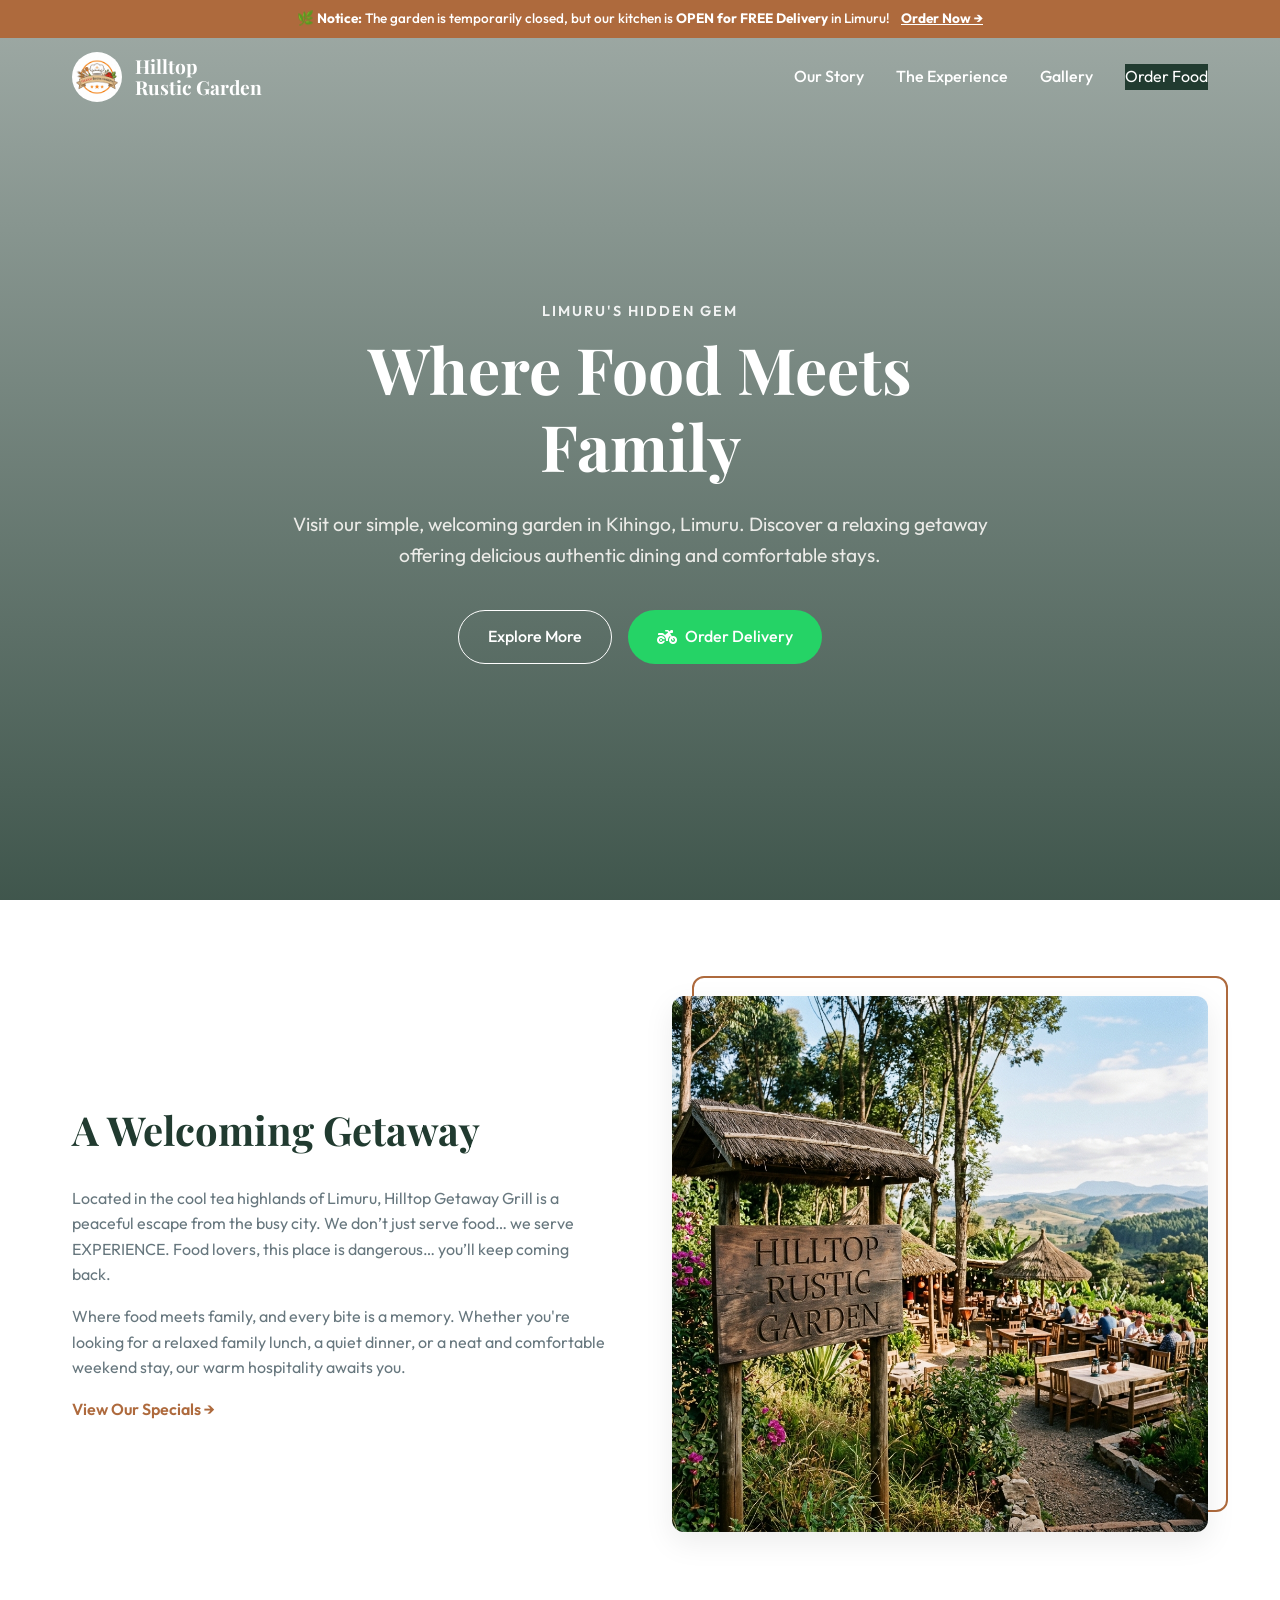
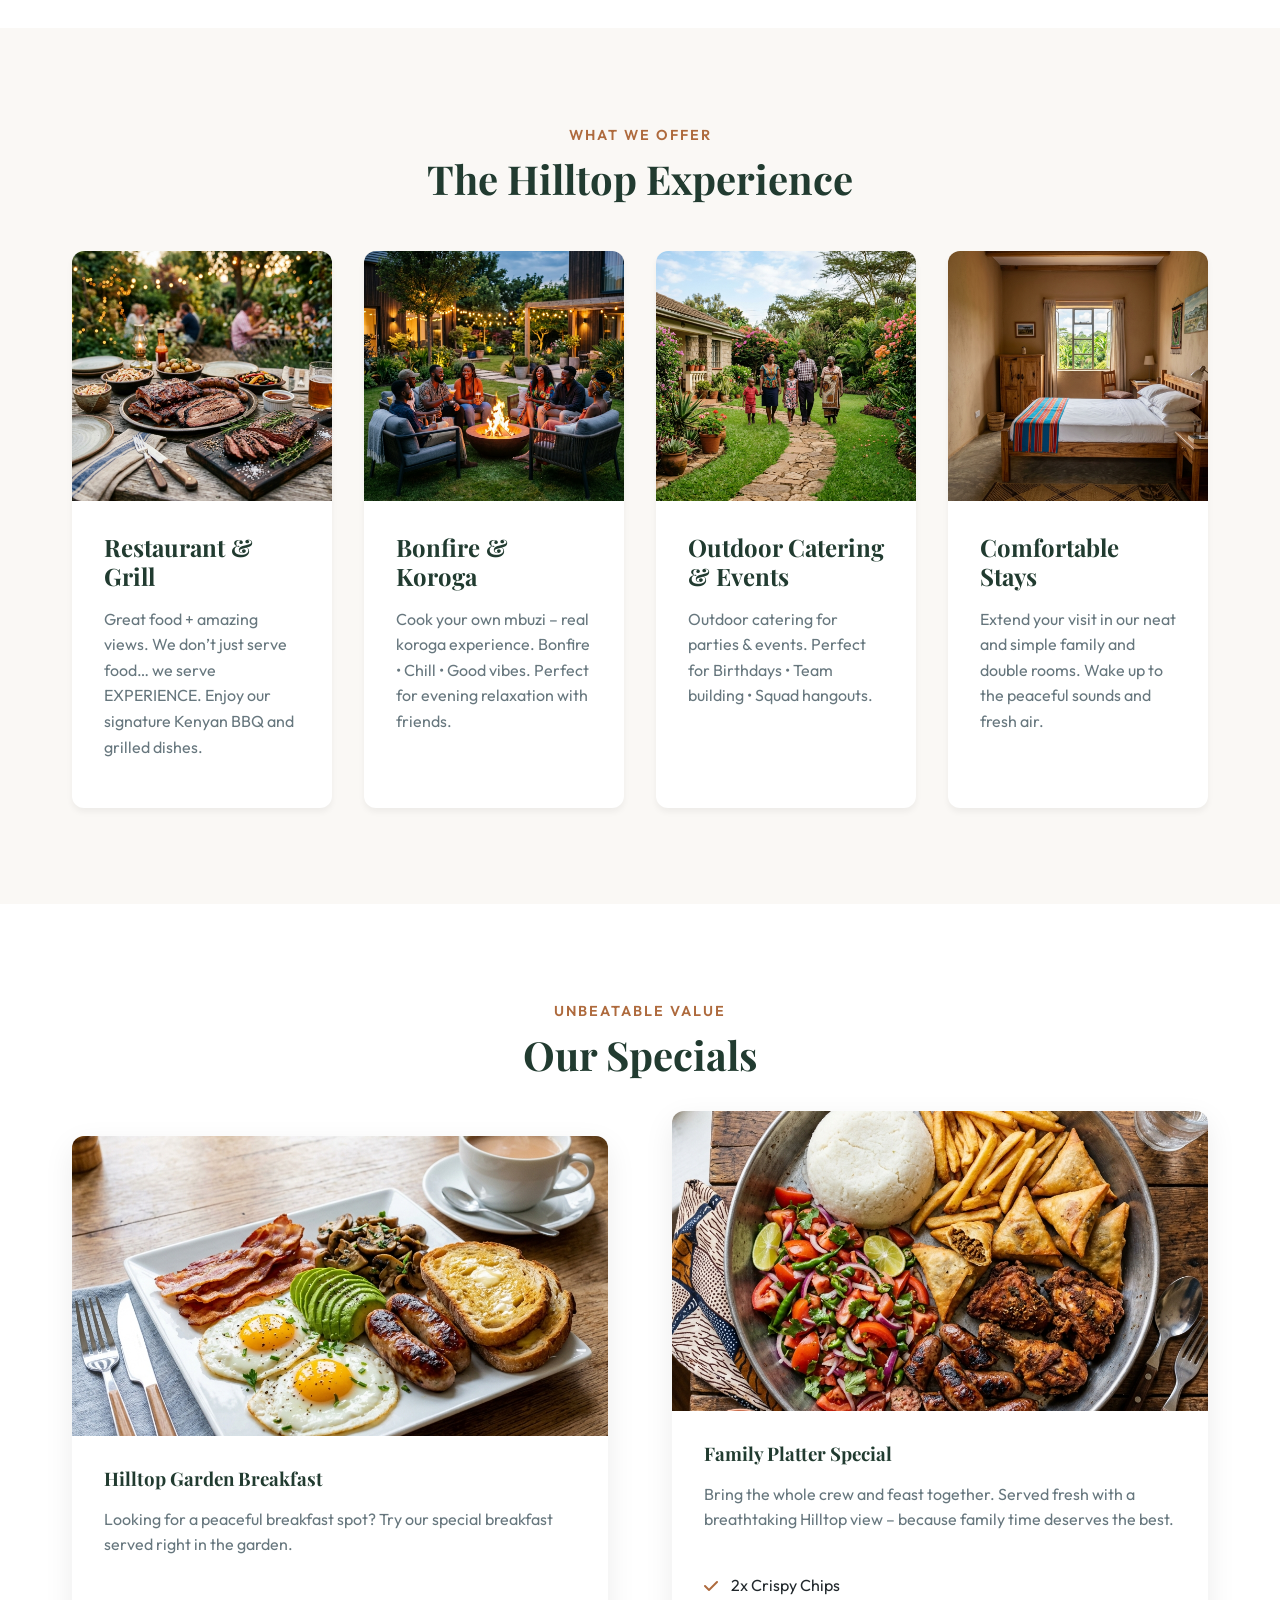
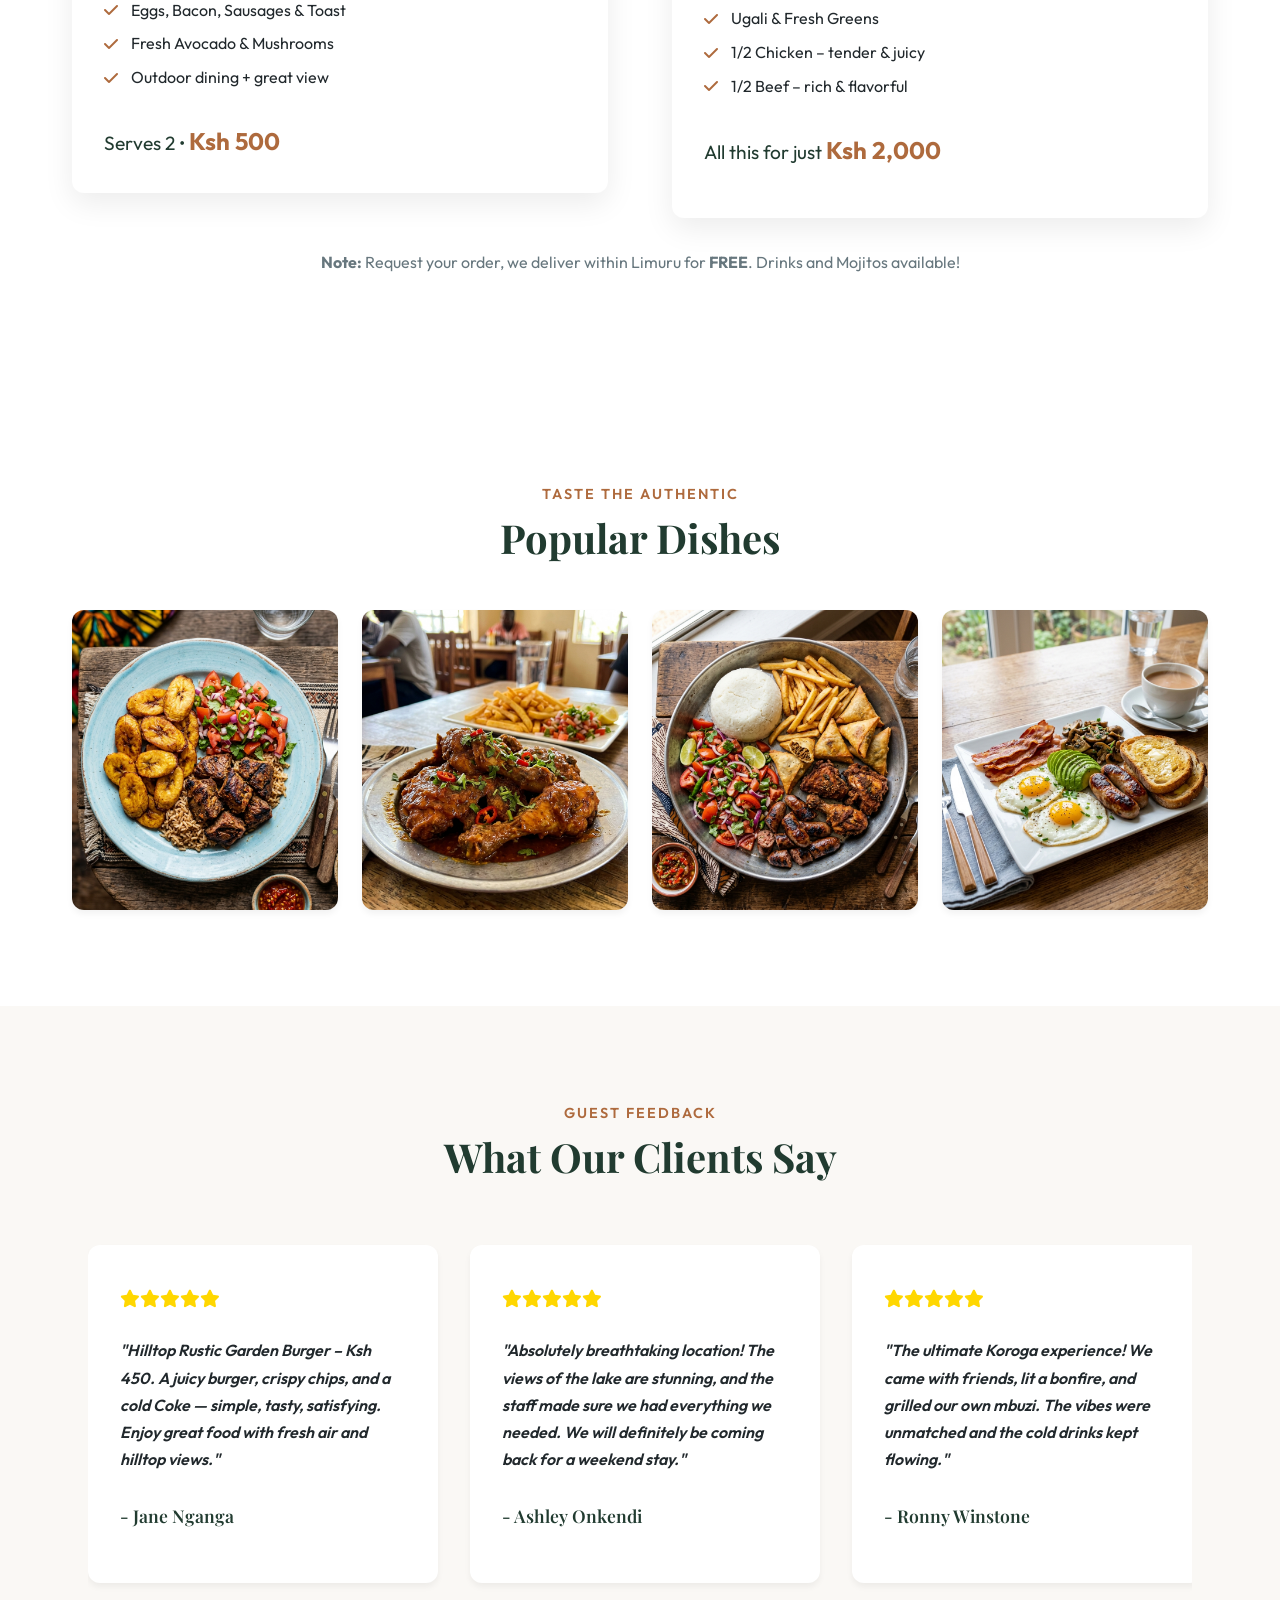
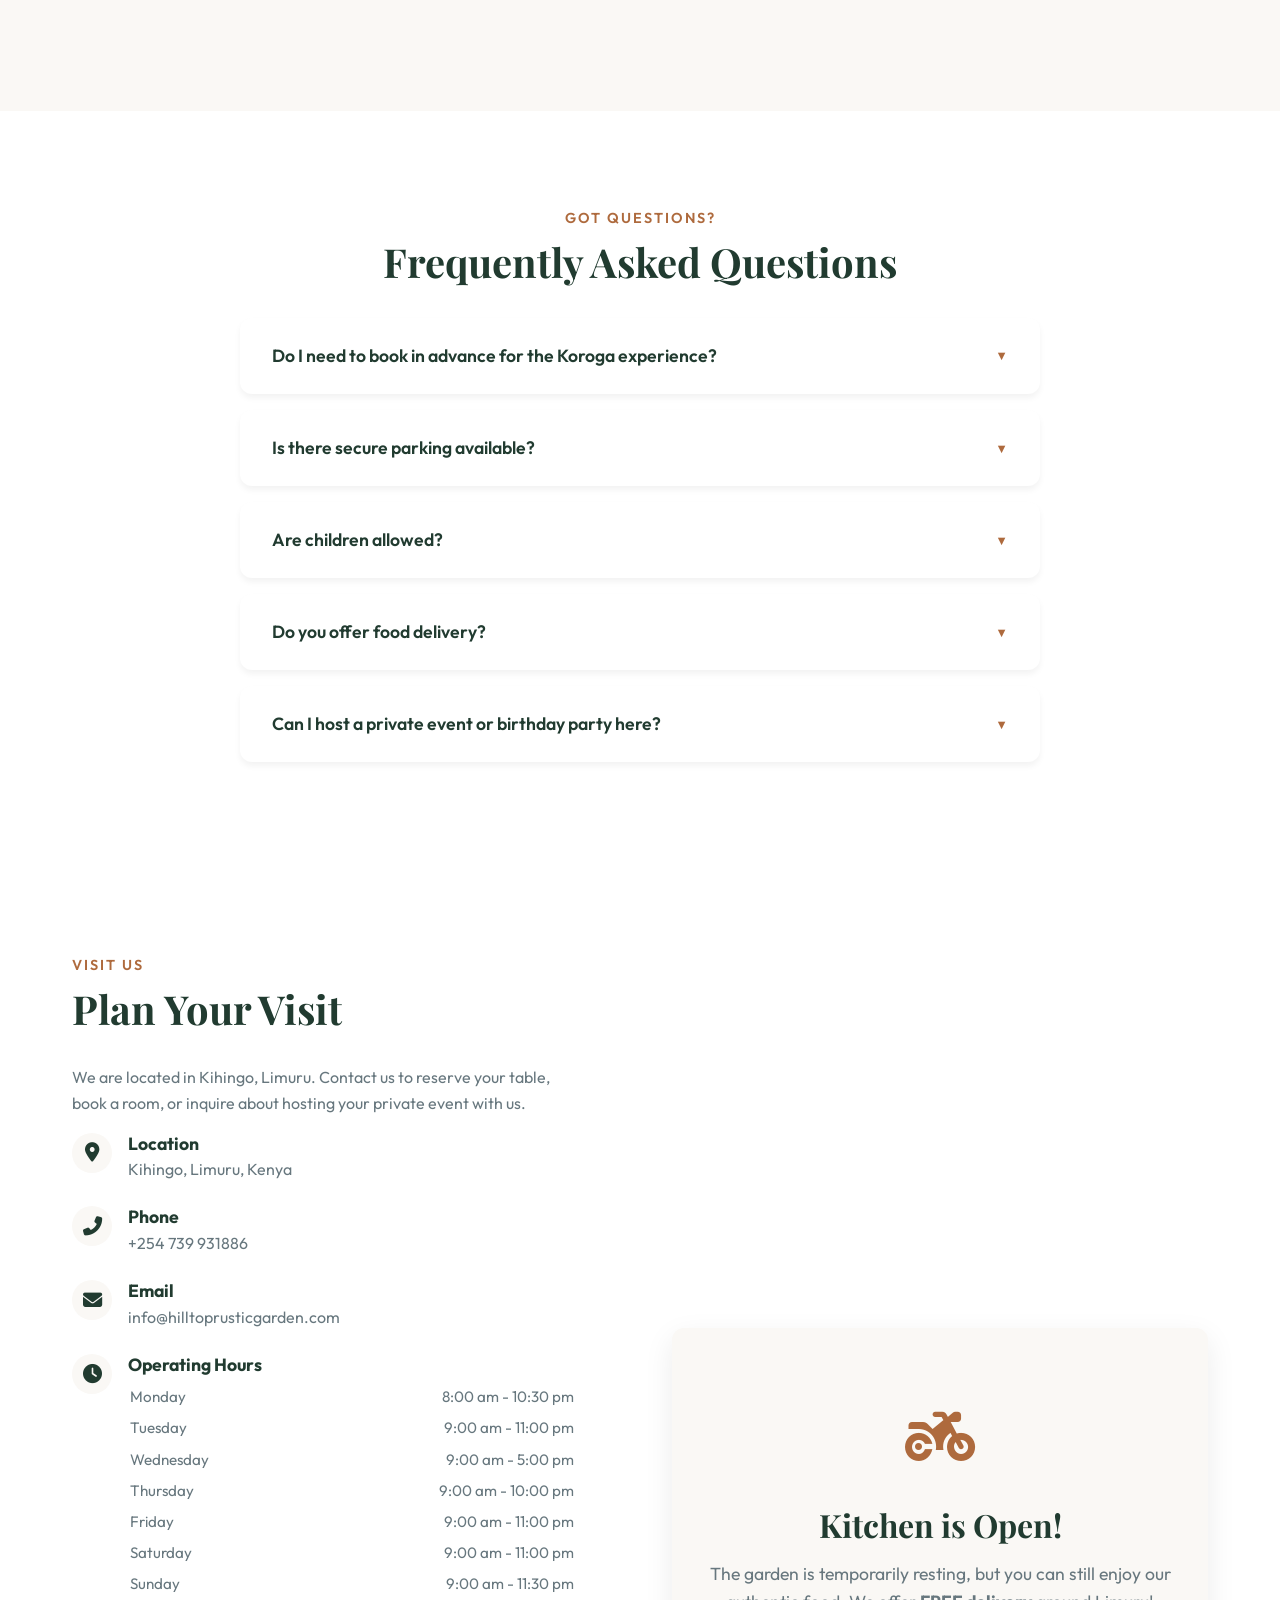
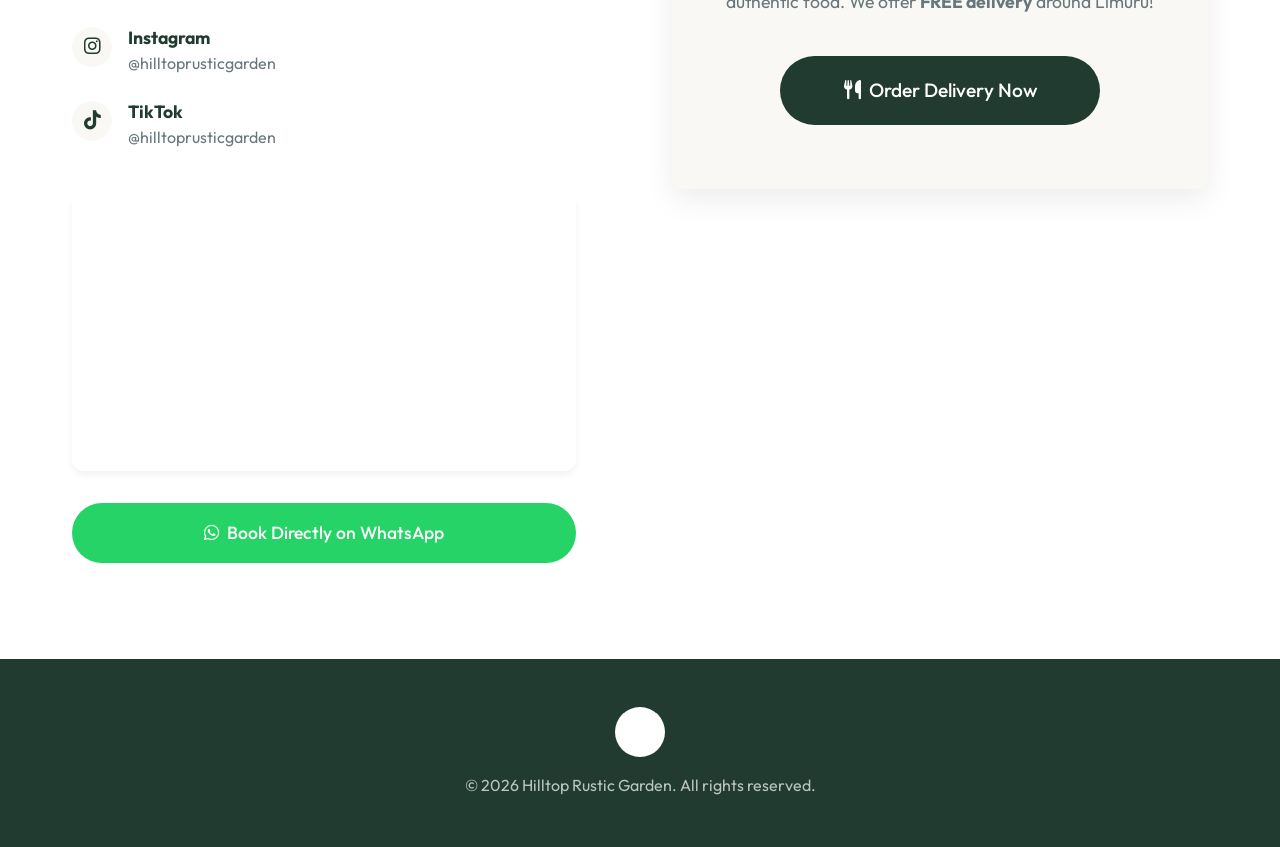
<file: index.html>
<!DOCTYPE html>
<html lang="en">
<head>
    <meta charset="UTF-8">
    <meta name="viewport" content="width=device-width, initial-scale=1.0">
    <title>Hilltop Rustic Garden | Limuru's Hidden Gem</title>
    <meta name="description" content="A rustic garden restaurant and getaway in the lush greenery of Limuru, Kenya. Where food meets family.">
    
    <!-- Google Fonts -->
    <link rel="preconnect" href="https://fonts.googleapis.com">
    <link rel="preconnect" href="https://fonts.gstatic.com" crossorigin>
    <link href="https://fonts.googleapis.com/css2?family=Outfit:wght@300;400;500;600&family=Playfair+Display:ital,wght@0,400;0,600;0,700;1,400&display=swap" rel="stylesheet">
    
    <!-- Preload Hero Image -->
    <link rel="preload" as="image" href="assets/hero-sunset.png">
    
    <!-- SEO Metadata -->
    <meta name="keywords" content="Limuru restaurant, best restaurant in Limuru, koroga experience, nyama choma, food delivery Limuru, hilltop getaway, rustic garden">
    <meta property="og:title" content="Hilltop Rustic Garden | Limuru's Hidden Gem">
    <meta property="og:description" content="A rustic garden restaurant and getaway in the lush greenery of Limuru. Authentic Kenyan dining and Koroga.">
    <meta property="og:image" content="assets/hero-evening.png">
    <meta property="og:url" content="https://hilltoprusticgarden.com">

    <!-- CSS -->
    <link rel="stylesheet" href="style.css">
    
    <!-- WhatsApp Icon (FontAwesome) -->
    <link rel="stylesheet" href="https://cdnjs.cloudflare.com/ajax/libs/font-awesome/6.4.0/css/all.min.css">
</head>
<body>


    <!-- Announcement Banner -->
    <div class="announcement-banner">
        <p>🌿 <strong>Notice:</strong> The garden is temporarily closed, but our kitchen is <strong>OPEN for FREE Delivery</strong> in Limuru! <a href="order.html" class="banner-link">Order Now &rarr;</a></p>
    </div>

    <!-- Navigation -->
    <nav class="navbar" id="navbar">
        <div class="nav-container">
            <a href="#" class="logo">
                <img src="assets/logo.png" alt="Hilltop Rustic Garden Logo" class="logo-img">
                <span class="logo-text">Hilltop <br> Rustic Garden</span>
            </a>
            
            <div class="nav-links" id="nav-links">
                <a href="#about" class="nav-link">Our Story</a>
                <a href="#experience" class="nav-link">The Experience</a>
                <a href="#gallery" class="nav-link">Gallery</a>
                <a href="order.html" class="nav-btn btn-primary">Order Food</a>
            </div>
            
            <div class="hamburger" id="hamburger">
                <span></span>
                <span></span>
                <span></span>
            </div>
        </div>
    </nav>

    <!-- Hero Section -->
    <header class="hero" id="home">
        <div class="hero-bg">
            <img src="assets/hero-sunset.png" class="slideshow-img" alt="Sunset View" fetchpriority="high">
            <img src="assets/hero-evening.png" class="slideshow-img" alt="Evening Dining">
            <img src="assets/mixed_platter.png" class="slideshow-img" alt="Family Platter">
            <img src="assets/nyama_plantain.png" class="slideshow-img" alt="Nyama Choma">
            <div class="overlay"></div>
        </div>
        <div class="hero-content animate-on-scroll fade-up">
            <p class="subtitle">Limuru's Hidden Gem</p>
            <h1 class="title">Where Food Meets Family</h1>
            <p class="description">Visit our simple, welcoming garden in Kihingo, Limuru. Discover a relaxing getaway offering delicious authentic dining and comfortable stays.</p>
            <div class="hero-actions">
                <a href="#experience" class="btn btn-outline">Explore More</a>
                <a href="order.html" class="btn btn-whatsapp">
                    <i class="fas fa-motorcycle"></i> Order Delivery
                </a>
            </div>
        </div>
    </header>

    <!-- About Section -->
    <section class="about section" id="about">
        <div class="container layout-grid">
            <div class="about-text animate-on-scroll fade-right">
                <h2 class="section-title">A Welcoming Getaway</h2>
                <p>Located in the cool tea highlands of Limuru, Hilltop Getaway Grill is a peaceful escape from the busy city. We don’t just serve food… we serve EXPERIENCE. Food lovers, this place is dangerous… you’ll keep coming back.</p>
                <p>Where food meets family, and every bite is a memory. Whether you're looking for a relaxed family lunch, a quiet dinner, or a neat and comfortable weekend stay, our warm hospitality awaits you.</p>
                <a href="#specials" class="btn btn-text">View Our Specials &rarr;</a>
            </div>
            <div class="about-image animate-on-scroll fade-left">
                <div class="image-wrapper">
                    <img src="assets/our_story.png" alt="Beautiful Lakeside View">
                    <div class="image-accent"></div>
                </div>
            </div>
        </div>
    </section>

    <!-- Experience Section -->
    <section class="experience section bg-light" id="experience">
        <div class="container">
            <div class="section-header text-center animate-on-scroll fade-up">
                <span class="subtitle">What We Offer</span>
                <h2 class="section-title">The Hilltop Experience</h2>
            </div>
            
            <div class="cards-grid">
                <!-- Card 1 -->
                <div class="card animate-on-scroll fade-up" style="transition-delay: 0.1s;">
                    <div class="card-img">
                        <img src="assets/restaurant.png" alt="Restaurant and Grill">
                    </div>
                    <div class="card-content">
                        <h3>Restaurant & Grill</h3>
                        <p>Great food + amazing views. We don’t just serve food… we serve EXPERIENCE. Enjoy our signature Kenyan BBQ and grilled dishes.</p>
                    </div>
                </div>
                
                <!-- Card 2 -->
                <div class="card animate-on-scroll fade-up" style="transition-delay: 0.2s;">
                    <div class="card-img">
                        <img src="assets/bonfire.png" alt="Koroga & Bonfire">
                    </div>
                    <div class="card-content">
                        <h3>Bonfire & Koroga</h3>
                        <p>Cook your own mbuzi – real koroga experience. Bonfire • Chill • Good vibes. Perfect for evening relaxation with friends.</p>
                    </div>
                </div>
                
                <!-- Card 3 -->
                <div class="card animate-on-scroll fade-up" style="transition-delay: 0.3s;">
                    <div class="card-img">
                        <img src="assets/garden.png" alt="Outdoor Events">
                    </div>
                    <div class="card-content">
                        <h3>Outdoor Catering & Events</h3>
                        <p>Outdoor catering for parties & events. Perfect for Birthdays • Team building • Squad hangouts.</p>
                    </div>
                </div>

                <!-- Card 4 -->
                <div class="card animate-on-scroll fade-up" style="transition-delay: 0.4s;">
                    <div class="card-img">
                        <img src="assets/stay.png" alt="Comfortable Stays">
                    </div>
                    <div class="card-content">
                        <h3>Comfortable Stays</h3>
                        <p>Extend your visit in our neat and simple family and double rooms. Wake up to the peaceful sounds and fresh air.</p>
                    </div>
                </div>
            </div>
        </div>
    </section>

    <!-- Specials Section -->
    <section class="specials section" id="specials">
        <div class="container">
            <div class="section-header text-center animate-on-scroll fade-up">
                <span class="subtitle">Unbeatable Value</span>
                <h2 class="section-title">Our Specials</h2>
            </div>
            <div class="layout-grid">
                <div class="special-card animate-on-scroll fade-up">
                    <img src="assets/breakfast.png" alt="Hilltop Garden Breakfast" class="special-img">
                    <div class="special-content">
                        <h3>Hilltop Garden Breakfast</h3>
                        <p>Looking for a peaceful breakfast spot? Try our special breakfast served right in the garden.</p>
                        <ul class="special-list">
                            <li><i class="fas fa-check"></i> Eggs, Bacon, Sausages & Toast</li>
                            <li><i class="fas fa-check"></i> Fresh Avocado & Mushrooms</li>
                            <li><i class="fas fa-check"></i> Outdoor dining + great view</li>
                        </ul>
                        <div class="price">Serves 2 • <strong>Ksh 500</strong></div>
                    </div>
                </div>
                
                <div class="special-card animate-on-scroll fade-left">
                    <img src="assets/mixed_platter.png" alt="Family Platter Special" class="special-img">
                    <div class="special-content">
                        <h3>Family Platter Special</h3>
                        <p>Bring the whole crew and feast together. Served fresh with a breathtaking Hilltop view – because family time deserves the best.</p>
                        <ul class="special-list">
                            <li><i class="fas fa-check"></i> 2x Crispy Chips</li>
                            <li><i class="fas fa-check"></i> Ugali & Fresh Greens</li>
                            <li><i class="fas fa-check"></i> 1/2 Chicken – tender & juicy</li>
                            <li><i class="fas fa-check"></i> 1/2 Beef – rich & flavorful</li>
                        </ul>
                        <p class="price">All this for just <strong>Ksh 2,000</strong></p>
                    </div>
                </div>
            </div>
            <div class="text-center mt-4 animate-on-scroll fade-up">
                <p><strong>Note:</strong> Request your order, we deliver within Limuru for <strong>FREE</strong>. Drinks and Mojitos available!</p>
            </div>
        </div>
    </section>

    <!-- Gallery Section -->
    <section class="gallery section" id="gallery">
        <div class="container text-center">
            <span class="subtitle">Taste the Authentic</span>
            <h2 class="section-title">Popular Dishes</h2>
            <div class="gallery-grid">
                <!-- Dish 1 -->
                <div class="gallery-item animate-on-scroll fade-up">
                    <img src="assets/nyama_plantain.png" alt="Nyama Choma & Plantain">
                    <div class="gallery-overlay">
                        <h4>Nyama Choma & Plantain</h4>
                        <p>Roasted meat with fried plantains and kachumbari.</p>
                    </div>
                </div>
                
                <!-- Dish 2 -->
                <div class="gallery-item animate-on-scroll fade-up" style="transition-delay: 0.1s;">
                    <img src="assets/chicken_chips.png" alt="Chicken & Chips">
                    <div class="gallery-overlay">
                        <h4>Chicken & Chips</h4>
                        <p>Saucy fried chicken served with crispy fries.</p>
                    </div>
                </div>
                
                <!-- Dish 3 -->
                <div class="gallery-item animate-on-scroll fade-up" style="transition-delay: 0.2s;">
                    <img src="assets/mixed_platter.png" alt="Mixed Platter">
                    <div class="gallery-overlay">
                        <h4>Mixed Meat Platter</h4>
                        <p>The ultimate feast for you and your friends.</p>
                    </div>
                </div>
                
                <!-- Dish 4 -->
                <div class="gallery-item animate-on-scroll fade-up" style="transition-delay: 0.3s;">
                    <img src="assets/breakfast.png" alt="Full English Breakfast">
                    <div class="gallery-overlay">
                        <h4>Garden Breakfast</h4>
                        <p>A full classic breakfast enjoyed in the fresh air.</p>
                    </div>
                </div>
            </div>
        </div>
    </section>

    <!-- Testimonials Section -->
    <section class="testimonials section bg-light" id="reviews">
        <div class="container">
            <div class="section-header text-center animate-on-scroll fade-up">
                <span class="subtitle">Guest Feedback</span>
                <h2 class="section-title">What Our Clients Say</h2>
            </div>
            
            <div class="testimonials-slider-container">
                <div class="testimonials-slider">
                    <div class="testimonials-track">
                    <!-- Review 1 -->
                    <div class="testimonial-card">
                        <div class="stars">
                            <i class="fas fa-star"></i><i class="fas fa-star"></i><i class="fas fa-star"></i><i class="fas fa-star"></i><i class="fas fa-star"></i>
                        </div>
                        <p class="review-text">"Hilltop Rustic Garden Burger – Ksh 450. A juicy burger, crispy chips, and a cold Coke — simple, tasty, satisfying. Enjoy great food with fresh air and hilltop views."</p>
                        <h4 class="client-name">- Jane Nganga</h4>
                    </div>
                    
                    <!-- Review 2 -->
                    <div class="testimonial-card">
                        <div class="stars">
                            <i class="fas fa-star"></i><i class="fas fa-star"></i><i class="fas fa-star"></i><i class="fas fa-star"></i><i class="fas fa-star"></i>
                        </div>
                        <p class="review-text">"Absolutely breathtaking location! The views of the lake are stunning, and the staff made sure we had everything we needed. We will definitely be coming back for a weekend stay."</p>
                        <h4 class="client-name">- Ashley Onkendi</h4>
                    </div>
                    
                    <!-- Review 3 -->
                    <div class="testimonial-card">
                        <div class="stars">
                            <i class="fas fa-star"></i><i class="fas fa-star"></i><i class="fas fa-star"></i><i class="fas fa-star"></i><i class="fas fa-star"></i>
                        </div>
                        <p class="review-text">"The ultimate Koroga experience! We came with friends, lit a bonfire, and grilled our own mbuzi. The vibes were unmatched and the cold drinks kept flowing."</p>
                        <h4 class="client-name">- Ronny Winstone</h4>
                    </div>
                    
                    <!-- Review 4 -->
                    <div class="testimonial-card">
                        <div class="stars">
                            <i class="fas fa-star"></i><i class="fas fa-star"></i><i class="fas fa-star"></i><i class="fas fa-star"></i><i class="fas fa-star"></i>
                        </div>
                        <p class="review-text">"We brought our entire family and ordered the Family Platter. For Ksh 2,000, it was an absolute feast! The chicken was tender and the beef was incredibly flavorful."</p>
                        <h4 class="client-name">- Debborah Nyaboke</h4>
                    </div>
                    
                    <!-- Review 5 -->
                    <div class="testimonial-card">
                        <div class="stars">
                            <i class="fas fa-star"></i><i class="fas fa-star"></i><i class="fas fa-star"></i><i class="fas fa-star"></i><i class="fas fa-star"></i>
                        </div>
                        <p class="review-text">"I highly recommend the Kienyeji Chicken and their authentic Nyama Choma. Eating out in the garden with the fresh Limuru breeze is an experience you won't forget."</p>
                        <h4 class="client-name">- Austin Nyagaka</h4>
                    </div>
                    
                        <!-- Review 6 -->
                        <div class="testimonial-card">
                            <div class="stars">
                                <i class="fas fa-star"></i><i class="fas fa-star"></i><i class="fas fa-star"></i><i class="fas fa-star"></i><i class="fas fa-star"></i>
                            </div>
                            <p class="review-text">"The perfect spot for a peaceful Sunday morning. Their Ksh 500 breakfast outdoors while looking over the hills is the best way to start the week. Excellent service!"</p>
                            <h4 class="client-name">- Titus Ombese</h4>
                        </div>
                        
                        <!-- DUPLICATED CARDS FOR INFINITE SCROLL -->
                        <!-- Review 1 -->
                        <div class="testimonial-card">
                            <div class="stars">
                                <i class="fas fa-star"></i><i class="fas fa-star"></i><i class="fas fa-star"></i><i class="fas fa-star"></i><i class="fas fa-star"></i>
                            </div>
                            <p class="review-text">"Hilltop Rustic Garden Burger – Ksh 450. A juicy burger, crispy chips, and a cold Coke — simple, tasty, satisfying. Enjoy great food with fresh air and hilltop views."</p>
                            <h4 class="client-name">- Jane Nganga</h4>
                        </div>
                        
                        <!-- Review 2 -->
                        <div class="testimonial-card">
                            <div class="stars">
                                <i class="fas fa-star"></i><i class="fas fa-star"></i><i class="fas fa-star"></i><i class="fas fa-star"></i><i class="fas fa-star"></i>
                            </div>
                            <p class="review-text">"Absolutely breathtaking location! The views of the lake are stunning, and the staff made sure we had everything we needed. We will definitely be coming back for a weekend stay."</p>
                            <h4 class="client-name">- Ashley Onkendi</h4>
                        </div>
                        
                        <!-- Review 3 -->
                        <div class="testimonial-card">
                            <div class="stars">
                                <i class="fas fa-star"></i><i class="fas fa-star"></i><i class="fas fa-star"></i><i class="fas fa-star"></i><i class="fas fa-star"></i>
                            </div>
                            <p class="review-text">"The ultimate Koroga experience! We came with friends, lit a bonfire, and grilled our own mbuzi. The vibes were unmatched and the cold drinks kept flowing."</p>
                            <h4 class="client-name">- Ronny Winstone</h4>
                        </div>
                        
                        <!-- Review 4 -->
                        <div class="testimonial-card">
                            <div class="stars">
                                <i class="fas fa-star"></i><i class="fas fa-star"></i><i class="fas fa-star"></i><i class="fas fa-star"></i><i class="fas fa-star"></i>
                            </div>
                            <p class="review-text">"We brought our entire family and ordered the Family Platter. For Ksh 2,000, it was an absolute feast! The chicken was tender and the beef was incredibly flavorful."</p>
                            <h4 class="client-name">- Debborah Nyaboke</h4>
                        </div>
                        
                        <!-- Review 5 -->
                        <div class="testimonial-card">
                            <div class="stars">
                                <i class="fas fa-star"></i><i class="fas fa-star"></i><i class="fas fa-star"></i><i class="fas fa-star"></i><i class="fas fa-star"></i>
                            </div>
                            <p class="review-text">"I highly recommend the Kienyeji Chicken and their authentic Nyama Choma. Eating out in the garden with the fresh Limuru breeze is an experience you won't forget."</p>
                            <h4 class="client-name">- Austin Nyagaka</h4>
                        </div>
                        
                        <!-- Review 6 -->
                        <div class="testimonial-card">
                            <div class="stars">
                                <i class="fas fa-star"></i><i class="fas fa-star"></i><i class="fas fa-star"></i><i class="fas fa-star"></i><i class="fas fa-star"></i>
                            </div>
                            <p class="review-text">"The perfect spot for a peaceful Sunday morning. Their Ksh 500 breakfast outdoors while looking over the hills is the best way to start the week. Excellent service!"</p>
                            <h4 class="client-name">- Titus Ombese</h4>
                        </div>
                    </div>
                </div>
            </div>
        </div>
    </section>

    <!-- FAQ Section -->
    <section class="faq section" id="faq">
        <div class="container">
            <div class="section-header text-center animate-on-scroll fade-up">
                <span class="subtitle">Got Questions?</span>
                <h2 class="section-title">Frequently Asked Questions</h2>
            </div>
            
            <div class="faq-grid animate-on-scroll fade-up">
                <details class="faq-item">
                    <summary>Do I need to book in advance for the Koroga experience?</summary>
                    <div class="faq-content">
                        <p>Yes, we highly recommend calling us to book your space and your mbuzi in advance, especially during the weekends when we get very busy!</p>
                    </div>
                </details>
                
                <details class="faq-item">
                    <summary>Is there secure parking available?</summary>
                    <div class="faq-content">
                        <p>Yes, we have ample and highly secure parking on-site for all our guests at no extra cost.</p>
                    </div>
                </details>
                
                <details class="faq-item">
                    <summary>Are children allowed?</summary>
                    <div class="faq-content">
                        <p>Absolutely! Hilltop Rustic Garden is a family-friendly establishment. Our lush green gardens offer plenty of safe outdoor space for kids to play.</p>
                    </div>
                </details>

                <details class="faq-item">
                    <summary>Do you offer food delivery?</summary>
                    <div class="faq-content">
                        <p>Yes! We offer <strong>FREE delivery</strong> for all food and drink orders within Limuru town. Just give us a call to place your order.</p>
                    </div>
                </details>
                
                <details class="faq-item">
                    <summary>Can I host a private event or birthday party here?</summary>
                    <div class="faq-content">
                        <p>Definitely! We specialize in outdoor catering for parties, birthdays, team building, and squad hangouts. Reach out to us to reserve your date and discuss the menu!</p>
                    </div>
                </details>
            </div>
        </div>
    </section>

    <!-- Contact & Booking Section -->
    <section class="contact section" id="contact">
        <div class="container layout-grid">
            <div class="contact-info animate-on-scroll fade-right">
                <span class="subtitle">Visit Us</span>
                <h2 class="section-title">Plan Your Visit</h2>
                <p>We are located in Kihingo, Limuru. Contact us to reserve your table, book a room, or inquire about hosting your private event with us.</p>
                
                <div class="contact-details">
                    <div class="contact-item">
                        <div class="icon"><i class="fas fa-map-marker-alt"></i></div>
                        <div>
                            <h4>Location</h4>
                            <p>Kihingo, Limuru, Kenya</p>
                        </div>
                    </div>
                    <div class="contact-item">
                        <div class="icon"><i class="fas fa-phone-alt"></i></div>
                        <div>
                            <h4>Phone</h4>
                            <p>+254 739 931886</p>
                        </div>
                    </div>
                    <div class="contact-item">
                        <div class="icon"><i class="fas fa-envelope"></i></div>
                        <div>
                            <h4>Email</h4>
                            <p><a href="mailto:info@hilltoprusticgarden.com">info@hilltoprusticgarden.com</a></p>
                        </div>
                    </div>

                    <div class="contact-item">
                        <div class="icon"><i class="fas fa-clock"></i></div>
                        <div style="width: 100%;">
                            <h4>Operating Hours</h4>
                            <table style="width: 100%; font-size: 0.95rem; margin-top: 0.5rem; color: var(--clr-text-light);">
                                <tr><td style="padding-bottom: 0.3rem;">Monday</td><td style="padding-bottom: 0.3rem; text-align: right;">8:00 am - 10:30 pm</td></tr>
                                <tr><td style="padding-bottom: 0.3rem;">Tuesday</td><td style="padding-bottom: 0.3rem; text-align: right;">9:00 am - 11:00 pm</td></tr>
                                <tr><td style="padding-bottom: 0.3rem;">Wednesday</td><td style="padding-bottom: 0.3rem; text-align: right;">9:00 am - 5:00 pm</td></tr>
                                <tr><td style="padding-bottom: 0.3rem;">Thursday</td><td style="padding-bottom: 0.3rem; text-align: right;">9:00 am - 10:00 pm</td></tr>
                                <tr><td style="padding-bottom: 0.3rem;">Friday</td><td style="padding-bottom: 0.3rem; text-align: right;">9:00 am - 11:00 pm</td></tr>
                                <tr><td style="padding-bottom: 0.3rem;">Saturday</td><td style="padding-bottom: 0.3rem; text-align: right;">9:00 am - 11:00 pm</td></tr>
                                <tr><td style="padding-bottom: 0.3rem;">Sunday</td><td style="padding-bottom: 0.3rem; text-align: right;">9:00 am - 11:30 pm</td></tr>
                            </table>
                        </div>
                    </div>
                    <div class="contact-item">
                        <div class="icon"><i class="fab fa-instagram"></i></div>
                        <div>
                            <h4>Instagram</h4>
                            <p><a href="https://www.instagram.com/hilltoprusticgarden/" target="_blank">@hilltoprusticgarden</a></p>
                        </div>
                    </div>
                    <div class="contact-item">
                        <div class="icon"><i class="fab fa-tiktok"></i></div>
                        <div>
                            <h4>TikTok</h4>
                            <p><a href="https://www.tiktok.com/@hilltoprusticgarden?_r=1&_t=ZS-96wpe01ayNY" target="_blank">@hilltoprusticgarden</a></p>
                        </div>
                    </div>

                    <!-- Map Embed -->
                    <div class="map-container" style="margin-top: 2.5rem; border-radius: var(--border-radius); overflow: hidden; box-shadow: var(--shadow-sm);">
                        <iframe 
                            src="https://maps.google.com/maps?q=Hilltop%20Getaway%20Grill,%20Kihingo,%20Limuru,%20Kenya&t=&z=14&ie=UTF8&iwloc=&output=embed" 
                            width="100%" 
                            height="280" 
                            style="border:0; display: block;" 
                            allowfullscreen="" 
                            loading="lazy" 
                            referrerpolicy="no-referrer-when-downgrade">
                        </iframe>
                    </div>
                </div>
                
                <div class="whatsapp-cta mt-4">
                    <a href="https://wa.me/254739931886" target="_blank" class="btn btn-whatsapp large">
                        <i class="fab fa-whatsapp"></i> Book Directly on WhatsApp
                    </a>
                </div>
            </div>
            
            <div class="contact-form-container animate-on-scroll fade-left text-center" style="display: flex; flex-direction: column; justify-content: center; align-items: center; padding: 4rem 2rem;">
                <div style="font-size: 3.5rem; color: var(--clr-accent); margin-bottom: 1.5rem;"><i class="fas fa-motorcycle"></i></div>
                <h3 style="margin-bottom: 1rem; font-size: 2rem;">Kitchen is Open!</h3>
                <p style="font-size: 1.1rem; margin-bottom: 2.5rem;">The garden is temporarily resting, but you can still enjoy our authentic food. We offer <strong>FREE delivery</strong> around Limuru!</p>
                <a href="order.html" class="btn btn-primary" style="font-size: 1.2rem; padding: 1.2rem 2rem; width: 100%; max-width: 320px;">
                    <i class="fas fa-utensils"></i> Order Delivery Now
                </a>
            </div>
        </div>
    </section>

    <!-- Footer -->
    <footer class="footer">
        <div class="container text-center">
            <a href="#" class="logo footer-logo">
                <img src="assets/logo.png" alt="Hilltop Rustic Garden Logo" class="logo-img" style="filter: brightness(0) invert(1);">
            </a>
            <p>&copy; <span id="year"></span> Hilltop Rustic Garden. All rights reserved.</p>
        </div>
    </footer>

    <!-- Back to Top Button -->
    <button id="backToTop" title="Go to top">
        <i class="fas fa-arrow-up"></i>
    </button>

    <!-- Scripts -->
    <script src="app.js"></script>
</body>
</html>
</file>
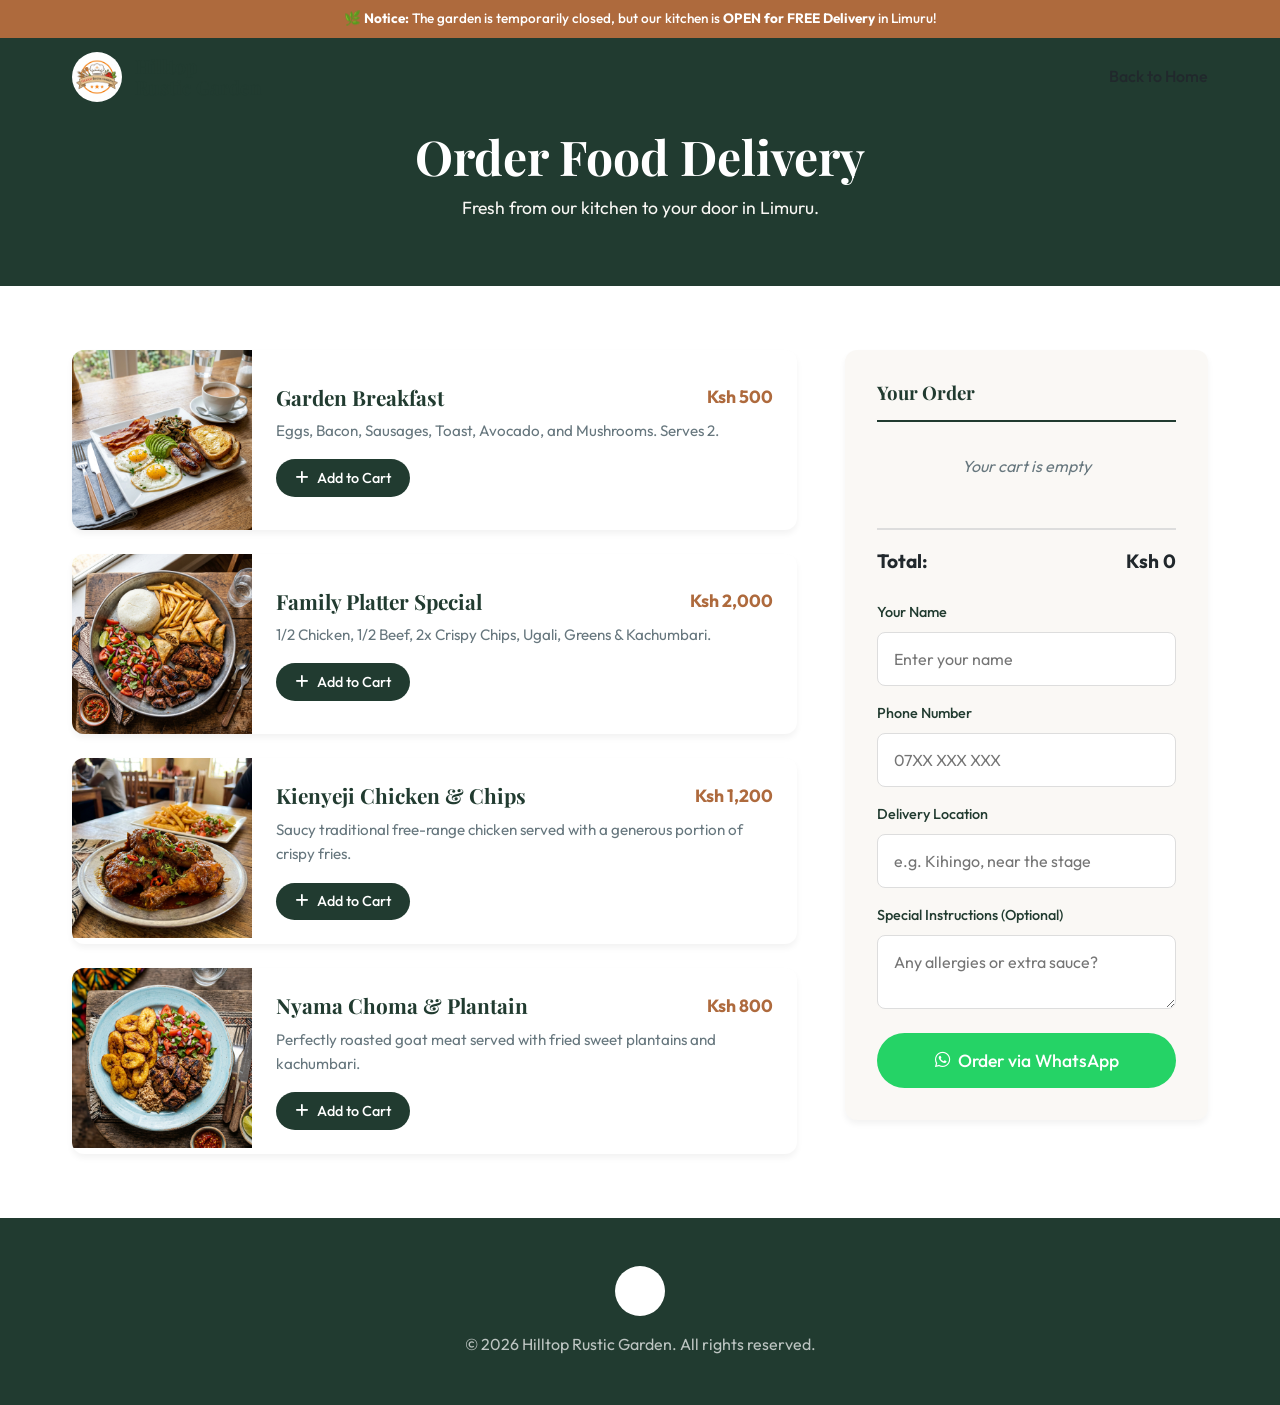
<file: order.html>
<!DOCTYPE html>
<html lang="en">
<head>
    <meta charset="UTF-8">
    <meta name="viewport" content="width=device-width, initial-scale=1.0">
    <title>Order Delivery | Hilltop Rustic Garden</title>
    <meta name="description" content="Order food delivery from Hilltop Rustic Garden in Limuru.">
    
    <!-- Google Fonts -->
    <link rel="preconnect" href="https://fonts.googleapis.com">
    <link rel="preconnect" href="https://fonts.gstatic.com" crossorigin>
    <link href="https://fonts.googleapis.com/css2?family=Outfit:wght@300;400;500;600&family=Playfair+Display:ital,wght@0,400;0,600;0,700;1,400&display=swap" rel="stylesheet">
    
    <!-- SEO Metadata -->
    <meta name="keywords" content="food delivery Limuru, order food online, Hilltop Rustic Garden delivery, fast food Limuru">
    <meta property="og:title" content="Order Delivery | Hilltop Rustic Garden">
    <meta property="og:description" content="Order authentic Kenyan food delivery from Hilltop Rustic Garden directly to your door in Limuru.">
    <meta property="og:image" content="assets/hero-evening.png">

    <!-- CSS -->
    <link rel="stylesheet" href="style.css">
    
    <!-- WhatsApp Icon (FontAwesome) -->
    <link rel="stylesheet" href="https://cdnjs.cloudflare.com/ajax/libs/font-awesome/6.4.0/css/all.min.css">
</head>
<body>


    <!-- Announcement Banner -->
    <div class="announcement-banner">
        <p>🌿 <strong>Notice:</strong> The garden is temporarily closed, but our kitchen is <strong>OPEN for FREE Delivery</strong> in Limuru!</p>
    </div>

    <!-- Navigation -->
    <nav class="navbar scrolled" id="navbar">
        <div class="nav-container">
            <a href="index.html" class="logo">
                <img src="assets/logo.png" alt="Hilltop Rustic Garden Logo" class="logo-img">
                <span class="logo-text" style="color: var(--clr-primary);">Hilltop <br> Rustic Garden</span>
            </a>
            
            <div class="nav-links" id="nav-links">
                <a href="index.html" class="nav-link" style="color: var(--clr-text-dark);">Back to Home</a>
            </div>
        </div>
    </nav>

    <!-- Header -->
    <header class="order-header">
        <h1>Order Food Delivery</h1>
        <p>Fresh from our kitchen to your door in Limuru.</p>
    </header>

    <!-- Order Container -->
    <section class="order-container">
        
        <!-- Menu Items -->
        <div class="menu-list">
            
            <!-- Item 1 -->
            <div class="menu-item" data-id="breakfast" data-name="Garden Breakfast" data-price="500">
                <img src="assets/breakfast.png" alt="Garden Breakfast" class="menu-item-img">
                <div class="menu-item-details">
                    <div class="menu-item-header">
                        <h3>Garden Breakfast</h3>
                        <span class="menu-item-price">Ksh 500</span>
                    </div>
                    <p class="menu-item-desc">Eggs, Bacon, Sausages, Toast, Avocado, and Mushrooms. Serves 2.</p>
                    <button class="btn btn-primary add-to-cart-btn"><i class="fas fa-plus"></i> Add to Cart</button>
                </div>
            </div>

            <!-- Item 2 -->
            <div class="menu-item" data-id="platter" data-name="Family Platter" data-price="2000">
                <img src="assets/mixed_platter.png" alt="Family Platter" class="menu-item-img">
                <div class="menu-item-details">
                    <div class="menu-item-header">
                        <h3>Family Platter Special</h3>
                        <span class="menu-item-price">Ksh 2,000</span>
                    </div>
                    <p class="menu-item-desc">1/2 Chicken, 1/2 Beef, 2x Crispy Chips, Ugali, Greens & Kachumbari.</p>
                    <button class="btn btn-primary add-to-cart-btn"><i class="fas fa-plus"></i> Add to Cart</button>
                </div>
            </div>

            <!-- Item 3 -->
            <div class="menu-item" data-id="chicken" data-name="Kienyeji Chicken & Chips" data-price="1200">
                <img src="assets/chicken_chips.png" alt="Chicken and Chips" class="menu-item-img">
                <div class="menu-item-details">
                    <div class="menu-item-header">
                        <h3>Kienyeji Chicken & Chips</h3>
                        <span class="menu-item-price">Ksh 1,200</span>
                    </div>
                    <p class="menu-item-desc">Saucy traditional free-range chicken served with a generous portion of crispy fries.</p>
                    <button class="btn btn-primary add-to-cart-btn"><i class="fas fa-plus"></i> Add to Cart</button>
                </div>
            </div>

            <!-- Item 4 -->
            <div class="menu-item" data-id="nyama" data-name="Nyama Choma & Plantain" data-price="800">
                <img src="assets/nyama_plantain.png" alt="Nyama Choma and Plantain" class="menu-item-img">
                <div class="menu-item-details">
                    <div class="menu-item-header">
                        <h3>Nyama Choma & Plantain</h3>
                        <span class="menu-item-price">Ksh 800</span>
                    </div>
                    <p class="menu-item-desc">Perfectly roasted goat meat served with fried sweet plantains and kachumbari.</p>
                    <button class="btn btn-primary add-to-cart-btn"><i class="fas fa-plus"></i> Add to Cart</button>
                </div>
            </div>

        </div>

        <!-- Cart Sidebar -->
        <aside class="cart-sidebar">
            <h3>Your Order</h3>
            
            <div class="cart-items" id="cartItems">
                <div class="cart-empty">Your cart is empty</div>
            </div>

            <div class="cart-total">
                <span>Total:</span>
                <span id="cartTotal">Ksh 0</span>
            </div>

            <form id="checkoutForm" class="checkout-form contact-form">
                <div class="form-group">
                    <label for="custName">Your Name</label>
                    <input type="text" id="custName" required placeholder="Enter your name">
                </div>
                <div class="form-group">
                    <label for="custPhone">Phone Number</label>
                    <input type="tel" id="custPhone" required placeholder="07XX XXX XXX">
                </div>
                <div class="form-group">
                    <label for="custLocation">Delivery Location</label>
                    <input type="text" id="custLocation" required placeholder="e.g. Kihingo, near the stage">
                </div>
                <div class="form-group">
                    <label for="custNotes">Special Instructions (Optional)</label>
                    <textarea id="custNotes" rows="2" placeholder="Any allergies or extra sauce?"></textarea>
                </div>

                <button type="submit" class="btn btn-whatsapp" id="checkoutBtn" style="width: 100%; font-size: 1.1rem; padding: 1rem;">
                    <i class="fab fa-whatsapp"></i> Order via WhatsApp
                </button>
            </form>
        </aside>

    </section>

    <!-- Footer -->
    <footer class="footer">
        <div class="container text-center">
            <a href="index.html" class="logo footer-logo">
                <img src="assets/logo.png" alt="Hilltop Rustic Garden Logo" class="logo-img" style="filter: brightness(0) invert(1);">
            </a>
            <p>&copy; <span id="year"></span> Hilltop Rustic Garden. All rights reserved.</p>
        </div>
    </footer>

    <!-- Back to Top Button -->
    <button id="backToTop" title="Go to top">
        <i class="fas fa-arrow-up"></i>
    </button>

    <script src="app.js"></script>
    <script src="order.js"></script>
    <script>
        document.getElementById('year').textContent = new Date().getFullYear();
    </script>
</body>
</html>
</file>
<file: style.css>
/* =========================================
   CSS Variables & Design System
   ========================================= */
:root {
    /* Color Palette */
    --clr-primary: hsl(154, 28%, 18%);      /* Deep Forest Green */
    --clr-primary-light: hsl(154, 20%, 25%);
    --clr-accent: hsl(24, 48%, 46%);        /* Warm Terracotta/Rust */
    --clr-accent-hover: hsl(24, 55%, 40%);
    --clr-bg-light: hsl(36, 33%, 97%);      /* Alabaster Cream */
    --clr-bg-white: hsl(0, 0%, 100%);
    --clr-text-dark: hsl(200, 15%, 15%);
    --clr-text-light: hsl(200, 10%, 45%);
    --clr-white: hsl(0, 0%, 100%);
    
    /* WhatsApp Color */
    --clr-whatsapp: #25D366;
    --clr-whatsapp-dark: #128C7E;

    /* Typography */
    --font-heading: 'Playfair Display', serif;
    --font-body: 'Outfit', sans-serif;

    /* Spacing & Layout */
    --section-padding: 6rem 0;
    --container-width: 1200px;
    --border-radius: 12px;
    
    /* Shadows & Transitions */
    --shadow-sm: 0 4px 6px rgba(0,0,0,0.05);
    --shadow-md: 0 10px 30px rgba(0,0,0,0.08);
    --shadow-lg: 0 20px 40px rgba(0,0,0,0.12);
    --transition: all 0.3s cubic-bezier(0.25, 0.8, 0.25, 1);
}

/* =========================================
   Base Styles
   ========================================= */
* {
    margin: 0;
    padding: 0;
    box-sizing: border-box;
}

html {
    scroll-behavior: smooth;
    font-size: 16px;
}

body {
    font-family: var(--font-body);
    color: var(--clr-text-dark);
    background-color: var(--clr-bg-white);
    line-height: 1.6;
    overflow-x: hidden;
}

h1, h2, h3, h4, h5, h6 {
    font-family: var(--font-heading);
    color: var(--clr-primary);
    line-height: 1.2;
    margin-bottom: 1rem;
}

p {
    margin-bottom: 1rem;
    color: var(--clr-text-light);
}

a {
    text-decoration: none;
    color: inherit;
    transition: var(--transition);
}

img {
    max-width: 100%;
    height: auto;
    display: block;
}

.container {
    width: 100%;
    max-width: var(--container-width);
    margin: 0 auto;
    padding: 0 2rem;
}

.section {
    padding: var(--section-padding);
}

.bg-light {
    background-color: var(--clr-bg-light);
}

.text-center {
    text-align: center;
}

.mt-4 { margin-top: 2rem; }

/* =========================================
   Typography & Utilities
   ========================================= */
.subtitle {
    display: block;
    font-family: var(--font-body);
    font-size: 0.9rem;
    font-weight: 600;
    text-transform: uppercase;
    letter-spacing: 2px;
    color: var(--clr-accent);
    margin-bottom: 0.5rem;
}

.section-title {
    font-size: 2.5rem;
    margin-bottom: 2rem;
}

/* =========================================
   Buttons
   ========================================= */
.btn {
    display: inline-flex;
    align-items: center;
    justify-content: center;
    gap: 0.5rem;
    padding: 0.8rem 1.8rem;
    font-family: var(--font-body);
    font-weight: 500;
    border-radius: 50px;
    cursor: pointer;
    transition: var(--transition);
    border: none;
    font-size: 1rem;
}

.btn-primary {
    background-color: var(--clr-primary);
    color: var(--clr-white);
}

.btn-primary:hover {
    background-color: var(--clr-primary-light);
    transform: translateY(-2px);
    box-shadow: 0 5px 15px rgba(23, 62, 45, 0.3);
}

.btn-outline {
    background-color: transparent;
    color: var(--clr-white);
    border: 1px solid var(--clr-white);
}

.btn-outline:hover {
    background-color: var(--clr-white);
    color: var(--clr-primary);
    transform: translateY(-2px);
}

.btn-text {
    background: none;
    color: var(--clr-accent);
    font-weight: 600;
    padding: 0;
    border-radius: 0;
}

.btn-text:hover {
    color: var(--clr-accent-hover);
    gap: 0.8rem;
}

.btn-whatsapp {
    background-color: var(--clr-whatsapp);
    color: var(--clr-white);
}

.btn-whatsapp:hover {
    background-color: var(--clr-whatsapp-dark);
    transform: translateY(-2px);
    box-shadow: 0 5px 15px rgba(37, 211, 102, 0.4);
}

.btn-whatsapp.large {
    padding: 1rem 2rem;
    font-size: 1.1rem;
    width: 100%;
}

/* =========================================
   Navigation (Glassmorphism)
   ========================================= */
.navbar {
    position: fixed;
    top: 36px;
    left: 0;
    width: 100%;
    z-index: 1000;
    padding: 1rem 0;
    transition: var(--transition);
}

.navbar.scrolled {
    background: rgba(255, 255, 255, 0.95);
    backdrop-filter: blur(10px);
    box-shadow: var(--shadow-sm);
    padding: 0.8rem 0;
}

.nav-container {
    max-width: var(--container-width);
    margin: 0 auto;
    padding: 0 2rem;
    display: flex;
    justify-content: space-between;
    align-items: center;
}

.logo {
    display: flex;
    align-items: center;
    gap: 0.8rem;
}

.logo-img {
    height: 50px;
    width: 50px;
    border-radius: 50%;
    object-fit: cover;
}

.logo-text {
    font-family: var(--font-heading);
    font-weight: 700;
    font-size: 1.2rem;
    line-height: 1.1;
    color: var(--clr-white);
    transition: var(--transition);
}

.navbar.scrolled .logo-text {
    color: var(--clr-primary);
}

.nav-links {
    display: flex;
    align-items: center;
    gap: 2rem;
}

.nav-link {
    font-weight: 500;
    color: var(--clr-white);
    position: relative;
}

.navbar.scrolled .nav-link {
    color: var(--clr-text-dark);
}

.nav-link::after {
    content: '';
    position: absolute;
    bottom: -4px;
    left: 0;
    width: 0;
    height: 2px;
    background-color: var(--clr-accent);
    transition: var(--transition);
}

.nav-link:hover::after {
    width: 100%;
}

.hamburger {
    display: none;
    cursor: pointer;
    flex-direction: column;
    gap: 5px;
}

.hamburger span {
    width: 25px;
    height: 2px;
    background-color: var(--clr-white);
    transition: var(--transition);
}

.navbar.scrolled .hamburger span {
    background-color: var(--clr-primary);
}

/* =========================================
   Hero Section
   ========================================= */
.hero {
    position: relative;
    height: 100vh;
    display: flex;
    align-items: center;
    justify-content: center;
    text-align: center;
    overflow: hidden;
}

.hero-bg {
    position: absolute;
    top: 0;
    left: 0;
    width: 100%;
    height: 100%;
    z-index: -1;
}

.hero-bg .slideshow-img {
    position: absolute;
    top: 0;
    left: 0;
    width: 100%;
    height: 100%;
    object-fit: cover;
    opacity: 0;
    animation: crossfade 20s infinite;
}

.hero-bg .slideshow-img:nth-child(1) { animation-delay: -1s; }
.hero-bg .slideshow-img:nth-child(2) { animation-delay: 4s; }
.hero-bg .slideshow-img:nth-child(3) { animation-delay: 9s; }
.hero-bg .slideshow-img:nth-child(4) { animation-delay: 14s; }

@keyframes crossfade {
    0%   { opacity: 0; }
    5%   { opacity: 1; }
    25%  { opacity: 1; }
    30%  { opacity: 0; }
    100% { opacity: 0; }
}

.hero-bg .overlay {
    position: absolute;
    top: 0;
    left: 0;
    width: 100%;
    height: 100%;
    background: linear-gradient(to bottom, rgba(16, 44, 32, 0.4), rgba(16, 44, 32, 0.8));
}

.hero-content {
    max-width: 800px;
    padding: 0 2rem;
    color: var(--clr-white);
    margin-top: 4rem;
}

.hero .subtitle {
    color: var(--clr-white);
    opacity: 0.9;
}

.hero .title {
    font-size: clamp(3rem, 5vw, 5rem);
    color: var(--clr-white);
    margin-bottom: 1.5rem;
}

.hero .description {
    font-size: 1.2rem;
    color: var(--clr-bg-light);
    margin-bottom: 2.5rem;
    opacity: 0.9;
}

.hero-actions {
    display: flex;
    gap: 1rem;
    justify-content: center;
    flex-wrap: wrap;
}

/* =========================================
   Layout Grid & About Section
   ========================================= */
.layout-grid {
    display: grid;
    grid-template-columns: 1fr 1fr;
    gap: 4rem;
    align-items: center;
}

.image-wrapper {
    position: relative;
    border-radius: var(--border-radius);
}

.image-wrapper img {
    border-radius: var(--border-radius);
    position: relative;
    z-index: 2;
    box-shadow: var(--shadow-md);
}

.image-accent {
    position: absolute;
    top: -20px;
    right: -20px;
    width: 100%;
    height: 100%;
    border: 2px solid var(--clr-accent);
    border-radius: var(--border-radius);
    z-index: 1;
}

/* =========================================
   Experience Cards
   ========================================= */
.cards-grid {
    display: grid;
    grid-template-columns: repeat(auto-fit, minmax(260px, 1fr));
    gap: 2rem;
    margin-top: 3rem;
}

.card {
    background: var(--clr-white);
    border-radius: var(--border-radius);
    overflow: hidden;
    box-shadow: var(--shadow-sm);
    transition: var(--transition);
    height: 100%;
}

.card:hover {
    transform: translateY(-10px);
    box-shadow: var(--shadow-lg);
}

.card-img {
    height: 250px;
    overflow: hidden;
}

.card-img img {
    width: 100%;
    height: 100%;
    object-fit: cover;
    transition: transform 0.5s ease;
}

.card:hover .card-img img {
    transform: scale(1.05);
}

.card-content {
    padding: 2rem;
}

.card-content h3 {
    font-size: 1.5rem;
}

/* =========================================
   Specials Section
   ========================================= */
.special-card {
    background: var(--clr-white);
    border-radius: var(--border-radius);
    overflow: hidden;
    box-shadow: var(--shadow-md);
    display: flex;
    flex-direction: column;
}

.special-img {
    width: 100%;
    height: 300px;
    object-fit: cover;
}

.special-content {
    padding: 2rem;
    flex-grow: 1;
    display: flex;
    flex-direction: column;
}

.special-list {
    list-style: none;
    margin: 1.5rem 0;
    padding: 0;
}

.special-list li {
    margin-bottom: 0.5rem;
    color: var(--clr-text-dark);
    display: flex;
    align-items: center;
    gap: 0.8rem;
}

.special-list li i {
    color: var(--clr-accent);
}

.special-content .price {
    margin-top: auto;
    font-size: 1.2rem;
    color: var(--clr-primary);
}

.special-content .price strong {
    font-size: 1.5rem;
    color: var(--clr-accent);
}

/* =========================================
   Gallery Section
   ========================================= */
.gallery-grid {
    display: grid;
    grid-template-columns: repeat(auto-fit, minmax(250px, 1fr));
    gap: 1.5rem;
    margin-top: 3rem;
}

.gallery-item {
    position: relative;
    border-radius: var(--border-radius);
    overflow: hidden;
    height: 300px;
    box-shadow: var(--shadow-sm);
}

.gallery-item img {
    width: 100%;
    height: 100%;
    object-fit: cover;
    transition: transform 0.6s ease;
}

.gallery-item:hover img {
    transform: scale(1.1);
}

.gallery-overlay {
    position: absolute;
    bottom: 0;
    left: 0;
    width: 100%;
    padding: 2rem 1.5rem 1.5rem;
    background: linear-gradient(to top, rgba(0,0,0,0.8), transparent);
    color: var(--clr-white);
    transform: translateY(100%);
    transition: transform 0.4s ease;
}

.gallery-item:hover .gallery-overlay {
    transform: translateY(0);
}

.gallery-overlay h4 {
    color: var(--clr-white);
    margin-bottom: 0.5rem;
    font-size: 1.2rem;
}

.gallery-overlay p {
    color: rgba(255, 255, 255, 0.9);
    font-size: 0.9rem;
    margin: 0;
}

/* =========================================
   Testimonials Section
   ========================================= */
.testimonials-slider-container {
    position: relative;
    padding: 0 1rem;
}

.testimonials-slider {
    overflow: hidden;
    padding: 2rem 0;
}

.testimonials-track {
    display: inline-flex;
    gap: 2rem;
    animation: scroll-left 40s linear infinite;
}

.testimonials-track:hover {
    animation-play-state: paused;
}

@keyframes scroll-left {
    0% { transform: translateX(0); }
    100% { transform: translateX(calc(-50% - 1rem)); }
}

.testimonial-card {
    width: 350px;
    background: var(--clr-white);
    padding: 2.5rem 2rem;
    border-radius: var(--border-radius);
    box-shadow: var(--shadow-sm);
    transition: var(--transition);
    display: flex;
    flex-direction: column;
    font-weight: 600;
}

.testimonial-card:hover {
    transform: translateY(-5px);
    box-shadow: var(--shadow-md);
}


.stars {
    color: #FFD700;
    margin-bottom: 1.5rem;
    font-size: 1.1rem;
}

.review-text {
    font-style: italic;
    margin-bottom: 2rem;
    color: var(--clr-text-dark);
    flex-grow: 1;
    line-height: 1.7;
}

.client-name {
    color: var(--clr-primary);
    font-size: 1.1rem;
    font-weight: 600;
}

/* =========================================
   FAQ Section
   ========================================= */
.faq-grid {
    max-width: 800px;
    margin: 0 auto;
    display: flex;
    flex-direction: column;
    gap: 1rem;
}

.faq-item {
    background: var(--clr-white);
    border-radius: var(--border-radius);
    box-shadow: var(--shadow-sm);
    overflow: hidden;
    transition: var(--transition);
}

.faq-item summary {
    padding: 1.5rem 2rem;
    font-weight: 600;
    font-size: 1.1rem;
    color: var(--clr-primary);
    cursor: pointer;
    list-style: none;
    display: flex;
    justify-content: space-between;
    align-items: center;
}

.faq-item summary::-webkit-details-marker {
    display: none;
}

.faq-item summary::after {
    content: '\25BC'; /* Down arrow */
    font-size: 0.8rem;
    transition: transform 0.3s ease;
    color: var(--clr-accent);
}

.faq-item[open] summary::after {
    transform: rotate(180deg);
}

.faq-content {
    padding: 0 2rem 1.5rem;
    color: var(--clr-text-light);
    border-top: 1px solid rgba(0,0,0,0.05);
    margin-top: 1rem;
    padding-top: 1.5rem;
}

/* =========================================
   Contact Form
   ========================================= */
.contact-info {
    padding-right: 2rem;
}

.contact-item {
    display: flex;
    align-items: flex-start;
    gap: 1rem;
    margin-bottom: 1.5rem;
}

.contact-item .icon {
    width: 40px;
    height: 40px;
    background-color: var(--clr-bg-light);
    color: var(--clr-primary);
    border-radius: 50%;
    display: flex;
    align-items: center;
    justify-content: center;
    font-size: 1.2rem;
    flex-shrink: 0;
}

.contact-item h4 {
    margin-bottom: 0.2rem;
    font-family: var(--font-body);
    font-size: 1.1rem;
}

.contact-item p {
    margin: 0;
}

.contact-form-container {
    background: var(--clr-bg-light);
    padding: 3rem;
    border-radius: var(--border-radius);
    box-shadow: var(--shadow-md);
}

.contact-form h3 {
    margin-bottom: 1.5rem;
}

.form-group {
    margin-bottom: 1.5rem;
}

.form-group label {
    display: block;
    font-weight: 500;
    margin-bottom: 0.5rem;
    color: var(--clr-primary);
}

.form-group input,
.form-group select,
.form-group textarea {
    width: 100%;
    padding: 1rem;
    border: 1px solid #ddd;
    border-radius: 8px;
    font-family: var(--font-body);
    font-size: 1rem;
    background: var(--clr-white);
    transition: var(--transition);
}

.form-group input:focus,
.form-group select:focus,
.form-group textarea:focus {
    outline: none;
    border-color: var(--clr-accent);
    box-shadow: 0 0 0 3px rgba(214, 107, 53, 0.1);
}

.submit-btn {
    width: 100%;
    padding: 1rem;
    font-size: 1.1rem;
}

.form-status {
    margin-top: 1rem;
    font-weight: 500;
    text-align: center;
}

/* =========================================
   Footer
   ========================================= */
.footer {
    background-color: var(--clr-primary);
    color: var(--clr-bg-light);
    padding: 3rem 0;
}

.footer-logo {
    justify-content: center;
    margin-bottom: 1rem;
}

.footer p {
    color: rgba(255,255,255,0.7);
    margin: 0;
}

/* =========================================
   Animations (Scroll Reveal)
   ========================================= */
.animate-on-scroll {
    opacity: 0;
    transition: all 0.8s cubic-bezier(0.25, 0.8, 0.25, 1);
}

.fade-up {
    transform: translateY(40px);
}

.fade-right {
    transform: translateX(-40px);
}

.fade-left {
    transform: translateX(40px);
}

.animate-on-scroll.is-visible {
    opacity: 1;
    transform: translate(0);
}

/* =========================================
   Media Queries
   ========================================= */
@media (max-width: 992px) {
    .layout-grid {
        grid-template-columns: 1fr;
        gap: 3rem;
    }
    
    .contact-info {
        padding-right: 0;
    }
    
    .image-accent {
        display: none;
    }
}

@media (max-width: 768px) {
    .section {
        padding: 3rem 0;
    }

    .container, .nav-container {
        padding: 0 1rem;
    }

    .section-title {
        font-size: 2rem;
    }

    .hamburger {
        display: flex;
    }

    .nav-links {
        position: absolute;
        top: 100%;
        left: 0;
        width: 100%;
        background: var(--clr-white);
        flex-direction: column;
        padding: 2rem;
        box-shadow: var(--shadow-md);
        clip-path: polygon(0 0, 100% 0, 100% 0, 0 0);
        transition: all 0.4s ease-in-out;
        gap: 1.5rem;
        height: 100vh;
        justify-content: flex-start;
        padding-top: 2rem;
    }

    .nav-links.active {
        clip-path: polygon(0 0, 100% 0, 100% 100%, 0 100%);
    }

    .nav-link {
        color: var(--clr-text-dark);
        font-size: 1.2rem;
    }

    .navbar.scrolled .hamburger span {
        background-color: var(--clr-primary);
    }
    
    .hamburger.active span:nth-child(1) {
        transform: translateY(7px) rotate(45deg);
        background-color: var(--clr-primary);
    }
    
    .hamburger.active span:nth-child(2) {
        opacity: 0;
    }
    
    .hamburger.active span:nth-child(3) {
        transform: translateY(-7px) rotate(-45deg);
        background-color: var(--clr-primary);
    }
    
    .contact-form-container {
        padding: 2rem 1.5rem;
    }
    
    .hero .title {
        font-size: 2.8rem;
    }
    
    .btn {
        width: 100%;
        text-align: center;
    }
}

/* =========================================
   Announcement Banner
   ========================================= */
.announcement-banner {
    background: var(--clr-accent);
    color: var(--clr-white);
    text-align: center;
    padding: 0.5rem 1rem;
    font-size: 0.85rem;
    font-weight: 500;
    z-index: 1001;
    position: fixed;
    top: 0;
    left: 0;
    width: 100%;
}

.announcement-banner p {
    color: var(--clr-white);
    margin: 0;
}

.announcement-banner .banner-link {
    display: inline-block;
    margin-left: 0.5rem;
    font-weight: 700;
    text-decoration: underline;
}

/* =========================================
   Order Menu & Cart
   ========================================= */
.order-header {
    background: var(--clr-primary);
    color: var(--clr-white);
    padding: 8rem 0 4rem;
    text-align: center;
}

.order-header h1 {
    color: var(--clr-white);
    font-size: 3rem;
    margin-bottom: 0.5rem;
}

.order-header p {
    color: var(--clr-bg-light);
    font-size: 1.1rem;
    margin-bottom: 0;
}

.order-container {
    display: grid;
    grid-template-columns: 2fr 1fr;
    gap: 3rem;
    padding: 4rem 2rem;
    max-width: var(--container-width);
    margin: 0 auto;
}

.menu-list {
    display: flex;
    flex-direction: column;
    gap: 1.5rem;
}

.menu-item {
    display: flex;
    background: var(--clr-white);
    border-radius: var(--border-radius);
    box-shadow: var(--shadow-sm);
    overflow: hidden;
    transition: var(--transition);
}

.menu-item:hover {
    box-shadow: var(--shadow-md);
    transform: translateY(-3px);
}

.menu-item-img {
    width: 180px;
    height: 180px;
    object-fit: cover;
}

.menu-item-details {
    padding: 1.5rem;
    flex-grow: 1;
    display: flex;
    flex-direction: column;
    justify-content: center;
}

.menu-item-header {
    display: flex;
    justify-content: space-between;
    align-items: center;
    margin-bottom: 0.5rem;
}

.menu-item-header h3 {
    margin: 0;
    font-size: 1.3rem;
}

.menu-item-price {
    font-weight: 700;
    color: var(--clr-accent);
    font-size: 1.1rem;
}

.menu-item-desc {
    font-size: 0.95rem;
    color: var(--clr-text-light);
    margin-bottom: 1rem;
}

.add-to-cart-btn {
    align-self: flex-start;
    padding: 0.6rem 1.2rem;
    font-size: 0.9rem;
}

.cart-sidebar {
    background: var(--clr-bg-light);
    border-radius: var(--border-radius);
    padding: 2rem;
    height: max-content;
    position: sticky;
    top: 100px;
    box-shadow: var(--shadow-sm);
}

.cart-sidebar h3 {
    border-bottom: 2px solid var(--clr-primary);
    padding-bottom: 1rem;
    margin-bottom: 1.5rem;
}

.cart-items {
    min-height: 50px;
    margin-bottom: 1.5rem;
}

.cart-empty {
    text-align: center;
    color: var(--clr-text-light);
    font-style: italic;
    margin: 2rem 0;
}

.cart-item {
    display: flex;
    justify-content: space-between;
    align-items: center;
    margin-bottom: 1rem;
    font-size: 0.95rem;
    font-weight: 500;
    border-bottom: 1px solid #ddd;
    padding-bottom: 0.5rem;
}

.cart-item-name {
    flex-grow: 1;
}

.cart-item-controls {
    display: flex;
    align-items: center;
    gap: 0.5rem;
    margin-left: 1rem;
}

.cart-btn {
    background: var(--clr-white);
    border: 1px solid #ccc;
    width: 25px;
    height: 25px;
    border-radius: 4px;
    cursor: pointer;
    display: flex;
    align-items: center;
    justify-content: center;
    font-weight: bold;
}

.cart-btn:hover {
    background: var(--clr-primary);
    color: var(--clr-white);
    border-color: var(--clr-primary);
}

.cart-total {
    display: flex;
    justify-content: space-between;
    font-size: 1.2rem;
    font-weight: 700;
    margin-bottom: 1.5rem;
    border-top: 2px solid #ddd;
    padding-top: 1rem;
}

.checkout-form .form-group {
    margin-bottom: 1rem;
}

.checkout-form .form-group label {
    font-size: 0.9rem;
}

@media (max-width: 992px) {
    .order-container {
        grid-template-columns: 1fr;
    }
    .menu-item-img {
        width: 140px;
        height: auto;
    }
}
@media (max-width: 576px) {
    .menu-item {
        flex-direction: column;
    }
    .menu-item-img {
        width: 100%;
        height: 200px;
    }
}


/* =========================================
   Back to Top Button
   ========================================= */
#backToTop {
    position: fixed;
    bottom: 30px;
    right: 30px;
    width: 45px;
    height: 45px;
    background-color: var(--clr-primary);
    color: var(--clr-white);
    border: none;
    border-radius: 50%;
    font-size: 1.2rem;
    display: flex;
    justify-content: center;
    align-items: center;
    cursor: pointer;
    box-shadow: var(--shadow-md);
    opacity: 0;
    visibility: hidden;
    transform: translateY(20px);
    transition: all 0.3s ease;
    z-index: 1000;
}

#backToTop.show {
    opacity: 1;
    visibility: visible;
    transform: translateY(0);
}

#backToTop:hover {
    background-color: var(--clr-accent);
    transform: translateY(-5px);
}

/* =========================================
   Image Glow on Hover / Selection
   ========================================= */
.gallery-item:hover img,
.special-card:hover .special-img,
.menu-item:hover .menu-item-img {
    box-shadow: 0 0 20px rgba(230, 81, 0, 0.6);
    filter: brightness(1.1);
}
</file>
